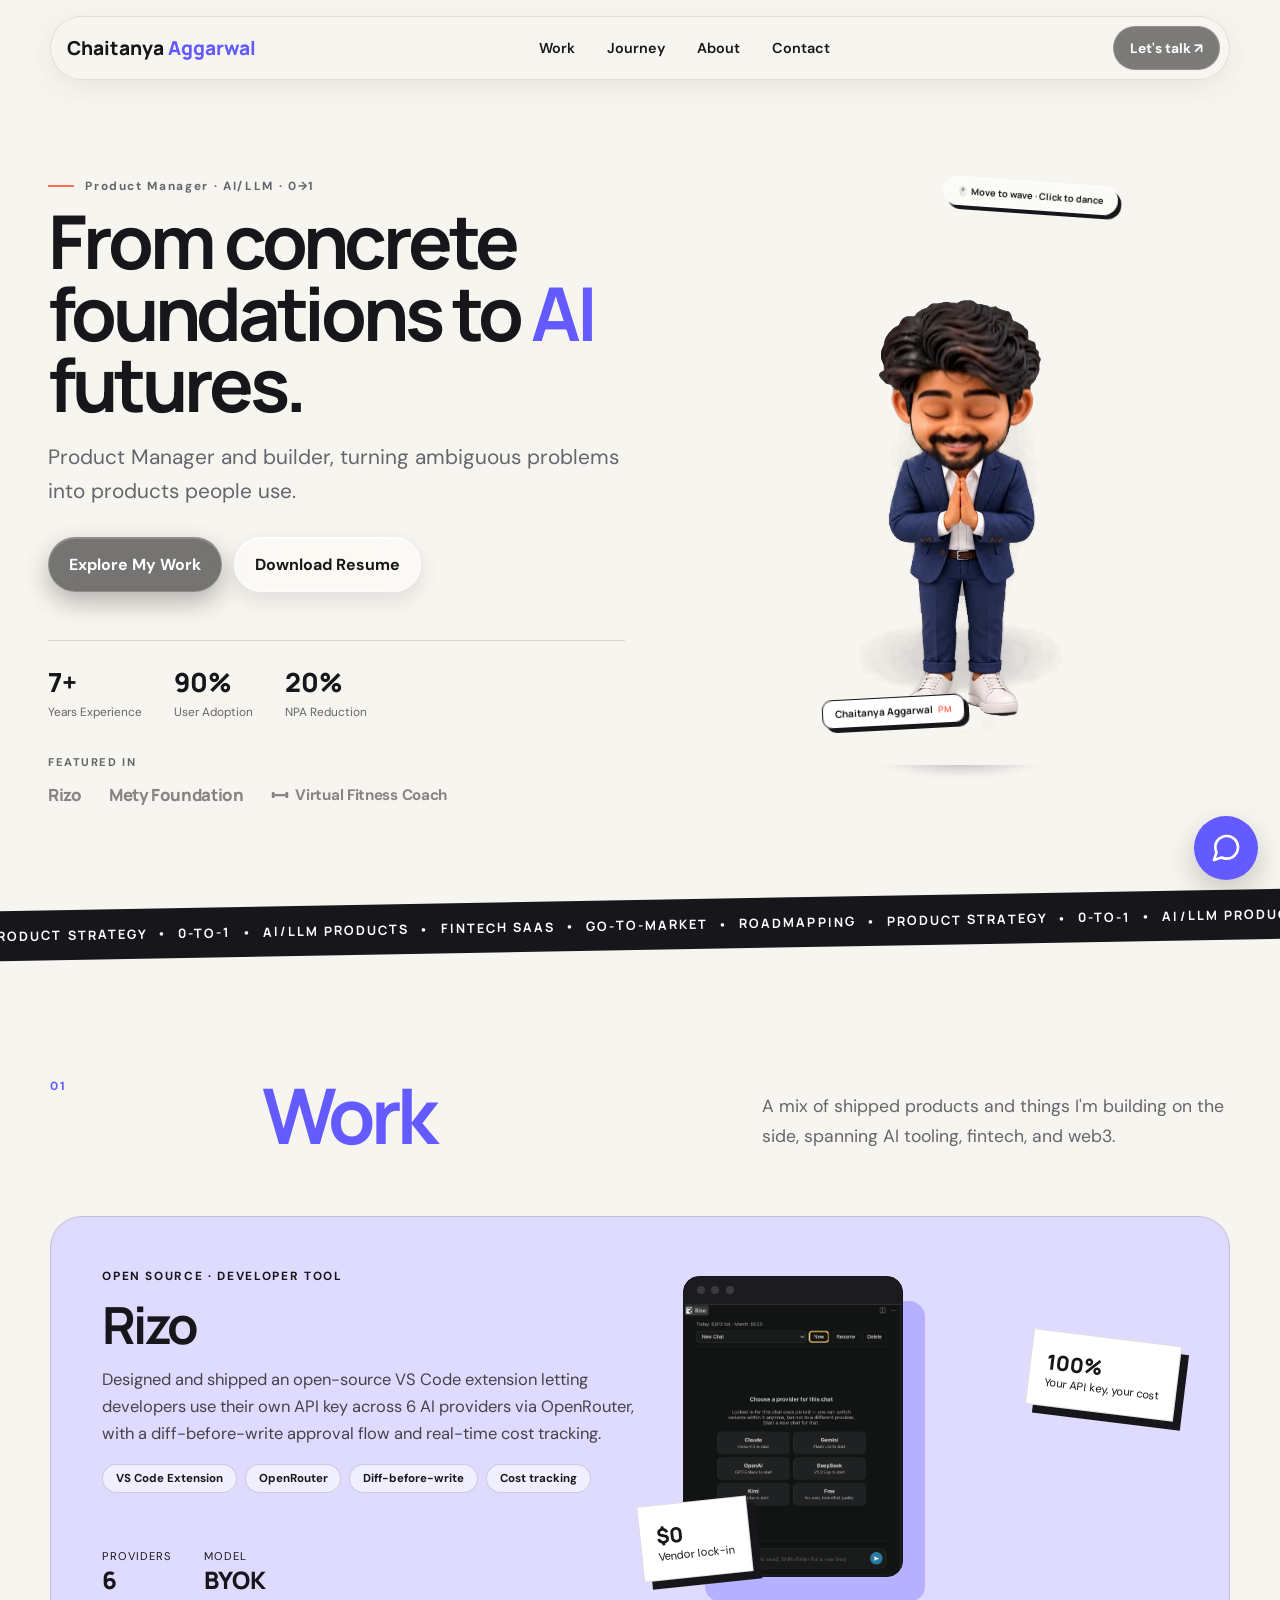
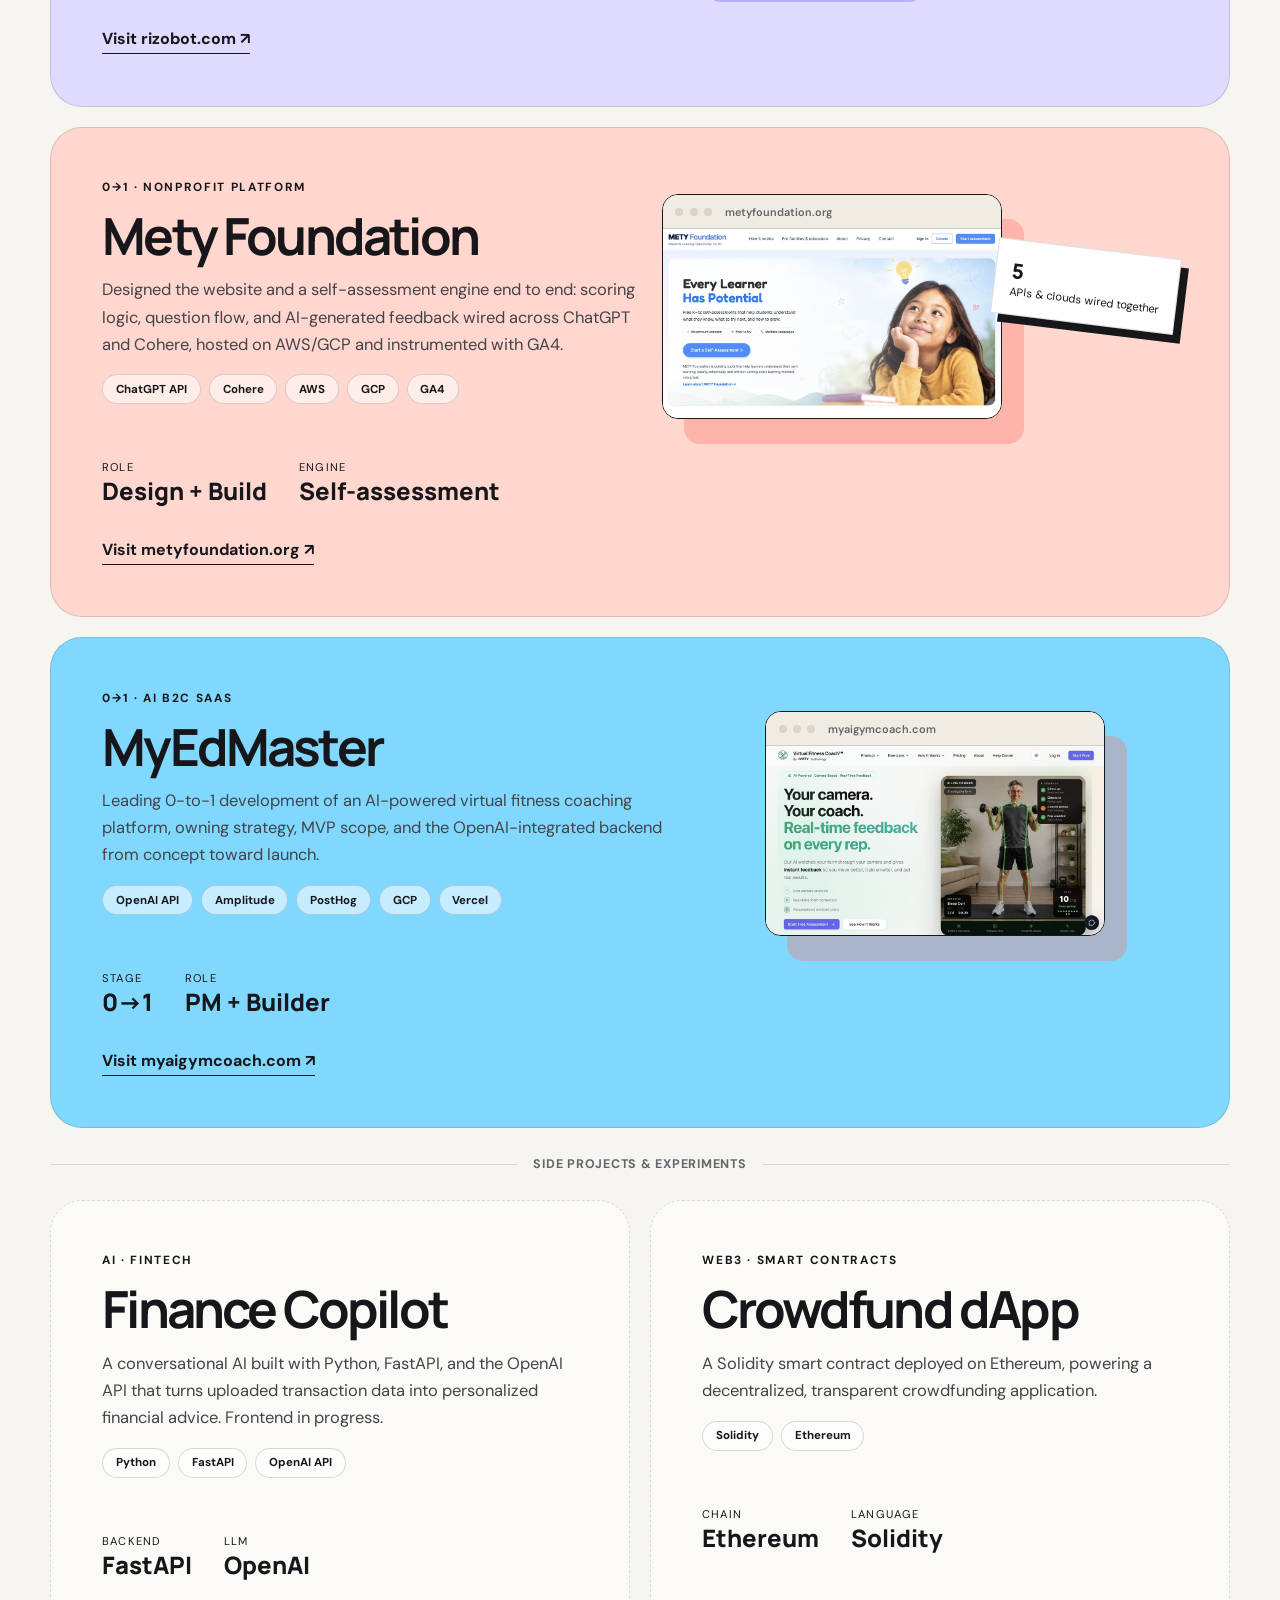
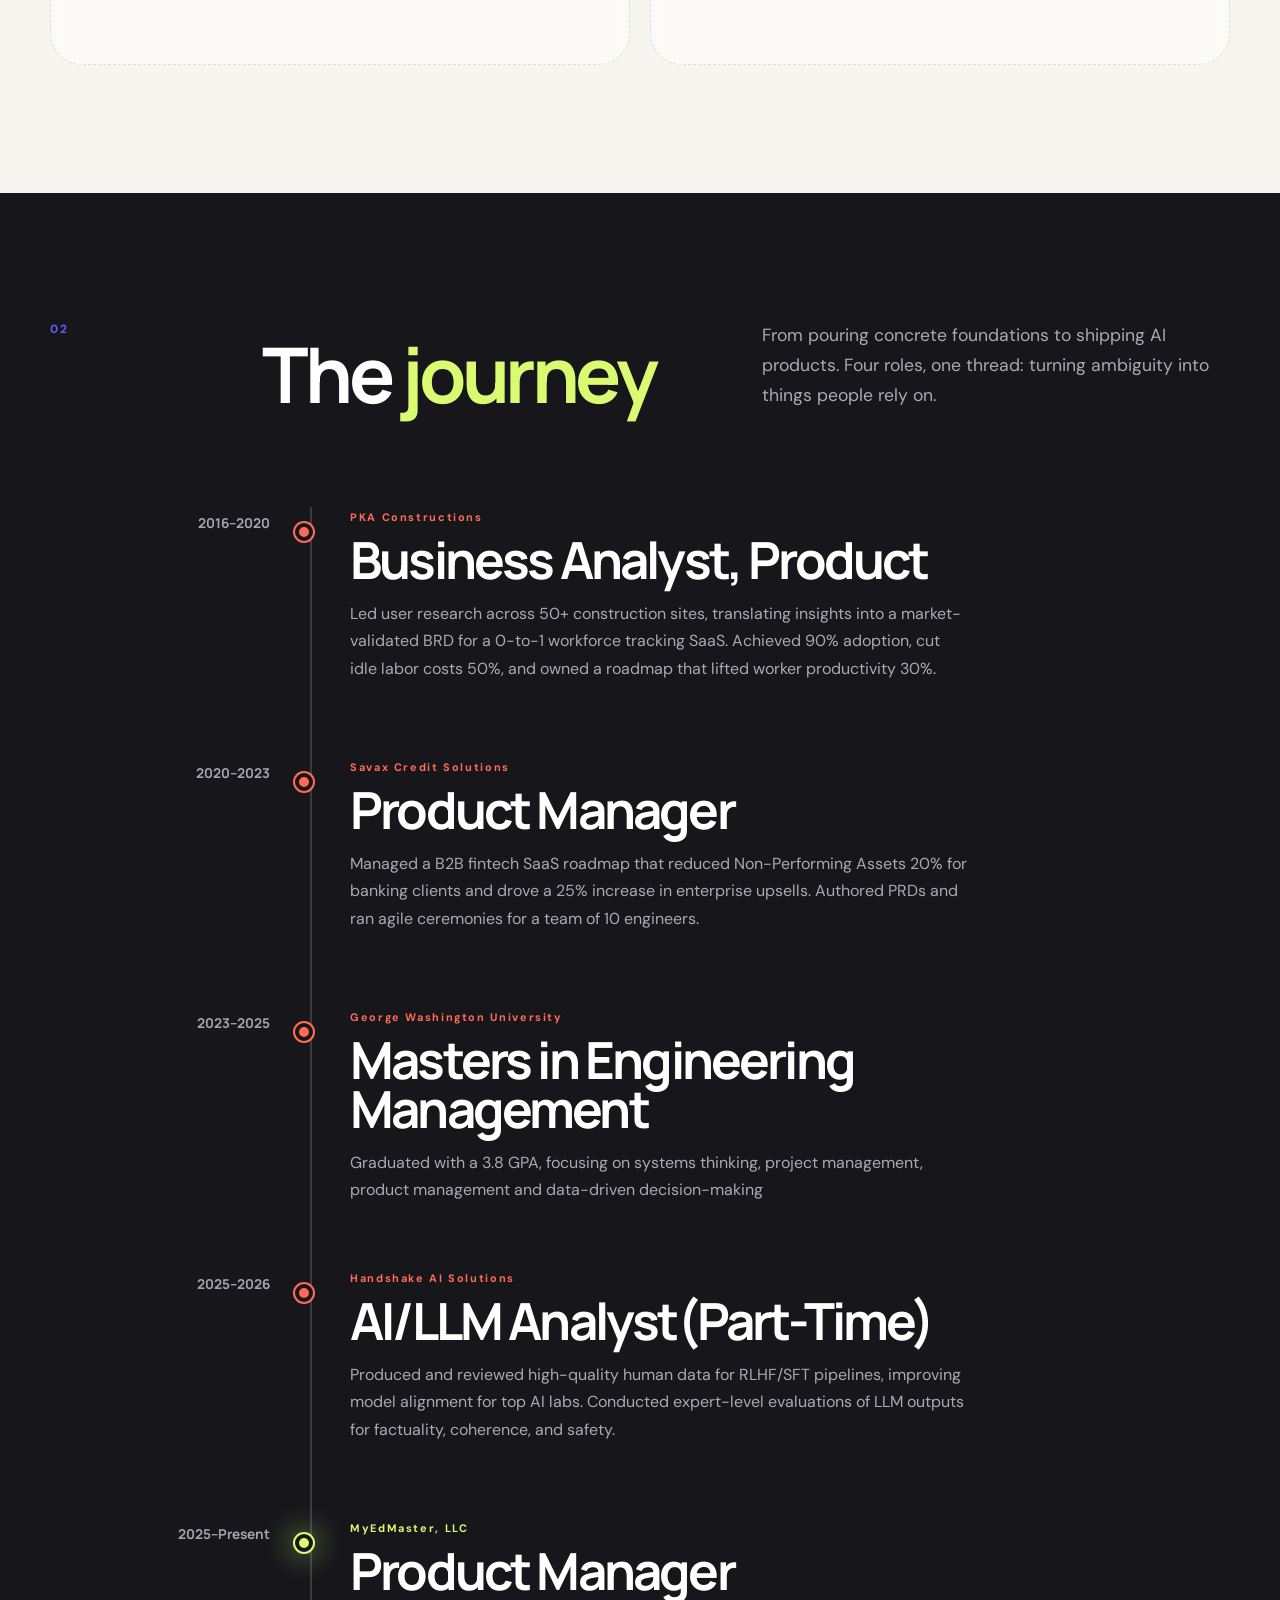
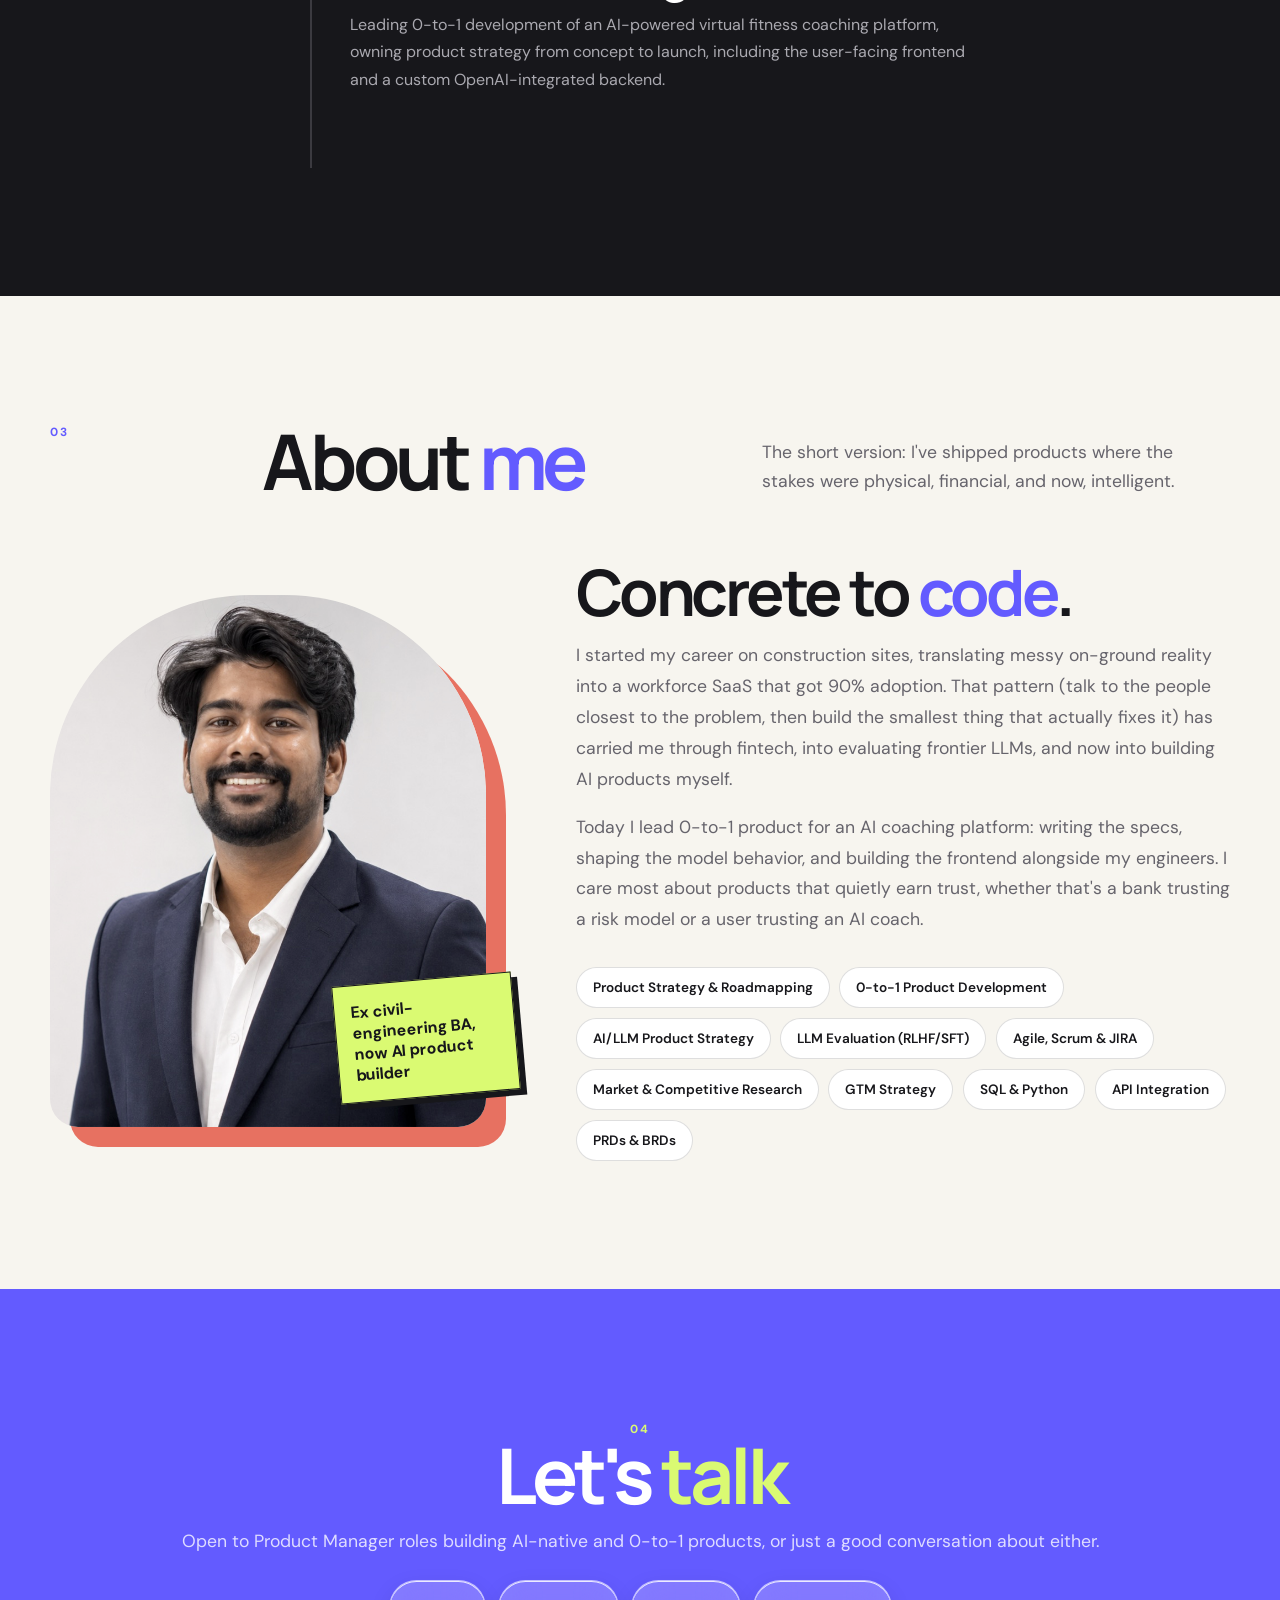
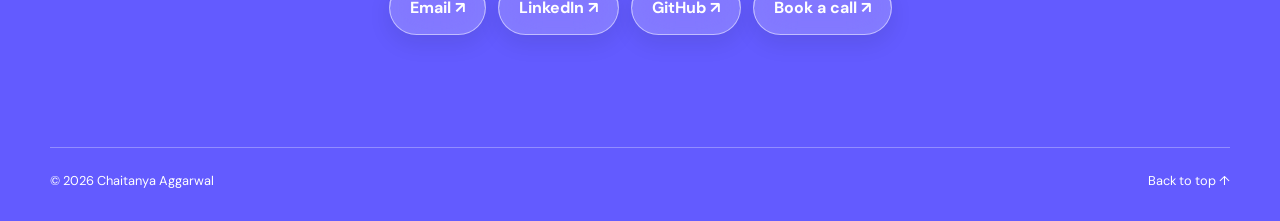
<file: index.html>
<!DOCTYPE html>
<html lang="en" class="no-js">
<head>
  <meta charset="utf-8">
  <meta name="viewport" content="width=device-width, initial-scale=1">
  <title>Chaitanya Aggarwal | Product Manager, AI-native products</title>
  <meta name="description" content="Product Manager with 7+ years leading AI-enabled, SaaS, fintech, and operational technology products from 0-to-1 through scale.">
  <meta property="og:type" content="website">
  <meta property="og:title" content="Chaitanya Aggarwal | Product Manager">
  <meta property="og:description" content="Product Manager with 7+ years leading AI-enabled, SaaS, fintech, and operational technology products from 0-to-1 through scale.">
  <meta property="og:image" content="assets/photo.jpg">
  <meta property="og:url" content="https://chaitanyaaggarwal.com">
  <meta name="twitter:card" content="summary">
  <link rel="icon" href="data:image/svg+xml,%3Csvg xmlns='http://www.w3.org/2000/svg' viewBox='0 0 100 100'%3E%3Crect width='100' height='100' rx='24' fill='%23635bff'/%3E%3Ctext x='50' y='68' font-size='52' font-family='sans-serif' font-weight='800' fill='%23fff' text-anchor='middle'%3ECA%3C/text%3E%3C/svg%3E">
  <link rel="preconnect" href="https://fonts.googleapis.com">
  <link rel="stylesheet" href="css/main.css">
  <script>document.documentElement.className = "js";</script>

  <!-- Google tag (gtag.js) -->
  <script async src="https://www.googletagmanager.com/gtag/js?id=G-TGH0EWDTE4"></script>
  <script>
    window.dataLayer = window.dataLayer || [];
    function gtag(){dataLayer.push(arguments);}
    gtag('js', new Date());
    gtag('config', 'G-TGH0EWDTE4');
  </script>
</head>
<body>

  <a class="skip-link" href="#main">Skip to content</a>

  <header class="site-header" id="top">
    <a class="logo" href="#top">Chaitanya<span> Aggarwal</span></a>
    <nav aria-label="Primary">
      <a href="#work">Work</a>
      <a href="#journey">Journey</a>
      <a href="#about">About</a>
      <a href="#contact">Contact</a>
    </nav>
    <a class="header-cta" href="https://calendly.com/chaitanyaaggarwal9/30min" target="_blank" rel="noopener">Let's talk <span aria-hidden="true">↗</span></a>
    <button class="hamburger" id="hamburger" aria-label="Open menu" aria-expanded="false" aria-controls="mobile-nav">
      <span></span><span></span><span></span>
    </button>
    <nav id="mobile-nav" aria-label="Mobile">
      <a href="#work">Work</a>
      <a href="#journey">Journey</a>
      <a href="#about">About</a>
      <a href="#contact">Contact</a>
      <a href="https://calendly.com/chaitanyaaggarwal9/30min" target="_blank" rel="noopener">Let's talk ↗</a>
    </nav>
  </header>

  <main id="main">

    <section class="hero">
      <div>
        <p class="kicker"><span></span> Product Manager · AI/LLM · 0→1</p>
        <h1>From concrete foundations to <em>AI</em> futures.</h1>
        <p class="hero-text">Product Manager and builder, turning ambiguous problems into products people use.</p>
        <div class="hero-actions">
          <a class="button button-dark" href="#work">Explore My Work</a>
          <a class="button button-light" href="assets/Chaitanya_Aggarwal_Resume.pdf" target="_blank" rel="noopener">Download Resume</a>
        </div>
        <ul class="proof">
          <li><strong>7+</strong><span>Years Experience</span></li>
          <li><strong>90%</strong><span>User Adoption</span></li>
          <li><strong>20%</strong><span>NPA Reduction</span></li>
        </ul>
        <div class="featured-in">
          <span class="featured-in-label">Featured in</span>
          <div class="featured-in-logos">
            <span class="featured-logo">Rizo</span>
            <span class="featured-logo">Mety Foundation</span>
            <span class="featured-logo featured-logo-icon"><svg viewBox="0 0 24 24" fill="currentColor"><rect x="1" y="8" width="4" height="8" rx="1.5"/><rect x="19" y="8" width="4" height="8" rx="1.5"/><rect x="5" y="10.5" width="14" height="3" rx="1"/></svg>Virtual Fitness Coach</span>
          </div>
        </div>
      </div>
      <div class="hero-visual">
        <div class="avatar-frame">
          <div class="avatar-mask">
            <div class="avatar-stage" id="avatar-stage" role="img" tabindex="0" aria-label="Animated 3D avatar of Chaitanya Aggarwal — waves hello as you move your mouse, dances if you click it">
              <video class="avatar-layer is-visible" id="avatar-idle-video" poster="Public/images/avatar-namaste-hq.png" muted playsinline autoplay loop></video>
              <video class="avatar-layer" id="avatar-gesture-video" muted playsinline></video>
            </div>
          </div>
          <div class="avatar-tag">Chaitanya Aggarwal<span>PM</span></div>
          <div class="hero-hint" id="hero-hint" aria-hidden="true">🖱️ Move to wave · Click to dance</div>
        </div>
      </div>
    </section>

    <div class="marquee" aria-hidden="true">
      <div>PRODUCT STRATEGY&nbsp;&nbsp;•&nbsp;&nbsp;0-TO-1&nbsp;&nbsp;•&nbsp;&nbsp;AI/LLM PRODUCTS&nbsp;&nbsp;•&nbsp;&nbsp;FINTECH SAAS&nbsp;&nbsp;•&nbsp;&nbsp;GO-TO-MARKET&nbsp;&nbsp;•&nbsp;&nbsp;ROADMAPPING&nbsp;&nbsp;•&nbsp;&nbsp;PRODUCT STRATEGY&nbsp;&nbsp;•&nbsp;&nbsp;0-TO-1&nbsp;&nbsp;•&nbsp;&nbsp;AI/LLM PRODUCTS&nbsp;&nbsp;•&nbsp;&nbsp;FINTECH SAAS&nbsp;&nbsp;•&nbsp;&nbsp;GO-TO-MARKET&nbsp;&nbsp;•&nbsp;&nbsp;ROADMAPPING&nbsp;&nbsp;•&nbsp;&nbsp;</div>
    </div>

    <section id="work" class="section">
      <div class="section-intro">
        <span class="section-number">01</span>
        <h2><em>Work</em></h2>
        <p>A mix of shipped products and things I'm building on the side, spanning AI tooling, fintech, and web3.</p>
      </div>

      <div class="projects">
        <div class="project project-violet reveal">
          <div class="project-copy">
            <p class="project-tag">OPEN SOURCE · DEVELOPER TOOL</p>
            <h3>Rizo</h3>
            <p>Designed and shipped an open-source VS Code extension letting developers use their own API key across 6 AI providers via OpenRouter, with a diff-before-write approval flow and real-time cost tracking.</p>
            <ul class="stack">
              <li>VS Code Extension</li>
              <li>OpenRouter</li>
              <li>Diff-before-write</li>
              <li>Cost tracking</li>
            </ul>
            <dl>
              <div><dt>Providers</dt><dd>6</dd></div>
              <div><dt>Model</dt><dd>BYOK</dd></div>
            </dl>
            <a href="https://rizobot.com" target="_blank" rel="noopener">Visit rizobot.com ↗</a>
          </div>
          <div class="project-art">
            <div class="app-shot">
              <div class="browser-bar"><span></span><span></span><span></span></div>
              <img src="Public/images/Rizo-chat.png" alt="Rizo VS Code extension: choose a provider for a new chat" loading="lazy">
            </div>
            <div class="float-stat stat-one"><b>$0</b><span>Vendor lock-in</span></div>
            <div class="float-stat stat-two"><b>100%</b><span>Your API key, your cost</span></div>
          </div>
        </div>

        <div class="project project-coral reveal">
          <div class="project-copy">
            <p class="project-tag">0→1 · NONPROFIT PLATFORM</p>
            <h3>Mety Foundation</h3>
            <p>Designed the website and a self-assessment engine end to end: scoring logic, question flow, and AI-generated feedback wired across ChatGPT and Cohere, hosted on AWS/GCP and instrumented with GA4.</p>
            <ul class="stack">
              <li>ChatGPT API</li>
              <li>Cohere</li>
              <li>AWS</li>
              <li>GCP</li>
              <li>GA4</li>
            </ul>
            <dl>
              <div><dt>Role</dt><dd>Design + Build</dd></div>
              <div><dt>Engine</dt><dd>Self-assessment</dd></div>
            </dl>
            <a href="https://www.metyfoundation.org/" target="_blank" rel="noopener">Visit metyfoundation.org ↗</a>
          </div>
          <div class="project-art">
            <div class="browser-mock">
              <div class="browser-bar"><span></span><span></span><span></span><em>metyfoundation.org</em></div>
              <img src="Public/images/METY-SS-crop.jpg" alt="Mety Foundation homepage: Every Learner Has Potential" loading="lazy">
            </div>
            <div class="float-stat stat-two"><b>5</b><span>APIs &amp; clouds wired together</span></div>
          </div>
        </div>

        <div class="project project-blue reveal">
          <div class="project-copy">
            <p class="project-tag">0→1 · AI B2C SAAS</p>
            <h3>MyEdMaster</h3>
            <p>Leading 0-to-1 development of an AI-powered virtual fitness coaching platform, owning strategy, MVP scope, and the OpenAI-integrated backend from concept toward launch.</p>
            <ul class="stack">
              <li>OpenAI API</li>
              <li>Amplitude</li>
              <li>PostHog</li>
              <li>GCP</li>
              <li>Vercel</li>
            </ul>
            <dl>
              <div><dt>Stage</dt><dd>0→1</dd></div>
              <div><dt>Role</dt><dd>PM + Builder</dd></div>
            </dl>
            <a href="https://www.myaigymcoach.com/" target="_blank" rel="noopener">Visit myaigymcoach.com ↗</a>
          </div>
          <div class="project-art">
            <div class="browser-mock">
              <div class="browser-bar"><span></span><span></span><span></span><em>myaigymcoach.com</em></div>
              <img src="Public/images/AI-GYM-crop.jpg" alt="MyEdMaster virtual fitness coach: real-time AI form feedback" loading="lazy">
            </div>
          </div>
        </div>

        <div class="section-divider"><span>Side projects &amp; experiments</span></div>

        <div class="project-pair">
          <div class="project project-sand reveal">
            <div class="project-copy">
              <p class="project-tag">AI · FINTECH</p>
              <h3>Finance Copilot</h3>
              <p>A conversational AI built with Python, FastAPI, and the OpenAI API that turns uploaded transaction data into personalized financial advice. Frontend in progress.</p>
              <ul class="stack">
                <li>Python</li>
                <li>FastAPI</li>
                <li>OpenAI API</li>
              </ul>
              <dl>
                <div><dt>Backend</dt><dd>FastAPI</dd></div>
                <div><dt>LLM</dt><dd>OpenAI</dd></div>
              </dl>
            </div>
          </div>
          <div class="project project-sand reveal">
            <div class="project-copy">
              <p class="project-tag">WEB3 · SMART CONTRACTS</p>
              <h3>Crowdfund dApp</h3>
              <p>A Solidity smart contract deployed on Ethereum, powering a decentralized, transparent crowdfunding application.</p>
              <ul class="stack">
                <li>Solidity</li>
                <li>Ethereum</li>
              </ul>
              <dl>
                <div><dt>Chain</dt><dd>Ethereum</dd></div>
                <div><dt>Language</dt><dd>Solidity</dd></div>
              </dl>
            </div>
          </div>
        </div>
      </div>
    </section>

    <section id="journey" class="section journey">
      <div class="section-intro">
        <span class="section-number">02</span>
        <h2>The <em>journey</em></h2>
        <p>From pouring concrete foundations to shipping AI products. Four roles, one thread: turning ambiguity into things people rely on.</p>
      </div>

      <div class="timeline">
        <div class="timeline-progress" id="timeline-progress"><span></span></div>

        <div class="milestone reveal">
          <time>2016–2020</time>
          <span class="timeline-dot"></span>
          <div>
            <p>PKA Constructions</p>
            <h3>Business Analyst, Product</h3>
            <span>Led user research across 50+ construction sites, translating insights into a market-validated BRD for a 0-to-1 workforce tracking SaaS. Achieved 90% adoption, cut idle labor costs 50%, and owned a roadmap that lifted worker productivity 30%.</span>
          </div>
        </div>

        <div class="milestone reveal">
          <time>2020–2023</time>
          <span class="timeline-dot"></span>
          <div>
            <p>Savax Credit Solutions</p>
            <h3>Product Manager</h3>
            <span>Managed a B2B fintech SaaS roadmap that reduced Non-Performing Assets 20% for banking clients and drove a 25% increase in enterprise upsells. Authored PRDs and ran agile ceremonies for a team of 10 engineers.</span>
          </div>
        </div>
        
        <div class="milestone reveal">
          <time>2023–2025</time>
          <span class="timeline-dot"></span>
          <div>
            <p>George Washington University</p>
            <h3>Masters in Engineering Management</h3>
            <span> Graduated with a 3.8 GPA, focusing on systems thinking, project management, product management and data-driven decision-making </span>
          </div>
        </div>
        
        <div class="milestone reveal">
          <time>2025–2026</time>
          <span class="timeline-dot"></span>
          <div>
            <p>Handshake AI Solutions</p>
            <h3>AI/LLM Analyst(Part-Time)</h3>
            <span>Produced and reviewed high-quality human data for RLHF/SFT pipelines, improving model alignment for top AI labs. Conducted expert-level evaluations of LLM outputs for factuality, coherence, and safety.</span>
          </div>
        </div>

        <div class="milestone milestone-now reveal">
          <time>2025–Present</time>
          <span class="timeline-dot"></span>
          <div>
            <p>MyEdMaster, LLC</p>
            <h3>Product Manager</h3>
            <span>Leading 0-to-1 development of an AI-powered virtual fitness coaching platform, owning product strategy from concept to launch, including the user-facing frontend and a custom OpenAI-integrated backend.</span>
          </div>
        </div>
      </div>
    </section>

    <section id="about" class="section">
      <div class="section-intro">
        <span class="section-number">03</span>
        <h2>About <em>me</em></h2>
        <p>The short version: I've shipped products where the stakes were physical, financial, and now, intelligent.</p>
      </div>

      <div class="about reveal">
        <div class="about-photo">
          <img src="assets/photo.jpg" alt="Chaitanya Aggarwal">
          <span>Ex civil-engineering BA, now AI product builder</span>
        </div>
        <div class="about-copy">
          <h2>Concrete to <em>code</em>.</h2>
          <p>I started my career on construction sites, translating messy on-ground reality into a workforce SaaS that got 90% adoption. That pattern (talk to the people closest to the problem, then build the smallest thing that actually fixes it) has carried me through fintech, into evaluating frontier LLMs, and now into building AI products myself.</p>
          <p>Today I lead 0-to-1 product for an AI coaching platform: writing the specs, shaping the model behavior, and building the frontend alongside my engineers. I care most about products that quietly earn trust, whether that's a bank trusting a risk model or a user trusting an AI coach.</p>
          <div class="interest-list">
            <span>Product Strategy &amp; Roadmapping</span>
            <span>0-to-1 Product Development</span>
            <span>AI/LLM Product Strategy</span>
            <span>LLM Evaluation (RLHF/SFT)</span>
            <span>Agile, Scrum &amp; JIRA</span>
            <span>Market &amp; Competitive Research</span>
            <span>GTM Strategy</span>
            <span>SQL &amp; Python</span>
            <span>API Integration</span>
            <span>PRDs &amp; BRDs</span>
          </div>
        </div>
      </div>
    </section>

    <section id="contact" class="section contact">
      <span class="section-number">04</span>
      <h2>Let's <em>talk</em></h2>
      <p>Open to Product Manager roles building AI-native and 0-to-1 products, or just a good conversation about either.</p>
      <div class="contact-links">
        <a class="button button-light" href="mailto:chaitanyaaggarwal9@gmail.com">Email ↗</a>
        <a class="button button-light" href="https://linkedin.com/in/chaitanyaagg" target="_blank" rel="noopener">LinkedIn ↗</a>
        <a class="button button-light" href="https://github.com/chaitanyaaggarwal9" target="_blank" rel="noopener">GitHub ↗</a>
        <a class="button button-light" href="https://calendly.com/chaitanyaaggarwal9/30min" target="_blank" rel="noopener">Book a call ↗</a>
      </div>
      <footer>
        <span>&copy; <span id="year">2026</span> Chaitanya Aggarwal</span>
        <a href="#top">Back to top ↑</a>
      </footer>
    </section>

  </main>

  <div class="assistant">
    <button class="assistant-trigger" id="assistant-trigger" aria-expanded="false" aria-controls="assistant-panel" aria-label="Open chat assistant">
      <svg viewBox="0 0 24 24" fill="none" stroke="currentColor" stroke-width="2" stroke-linecap="round" stroke-linejoin="round"><path d="M21 11.5a8.38 8.38 0 0 1-.9 3.8 8.5 8.5 0 0 1-7.6 4.7 8.38 8.38 0 0 1-3.8-.9L3 21l1.9-5.7a8.38 8.38 0 0 1-.9-3.8 8.5 8.5 0 0 1 4.7-7.6 8.38 8.38 0 0 1 3.8-.9h.5a8.48 8.48 0 0 1 8 8v.5z"/></svg>
    </button>
    <div class="assistant-panel" id="assistant-panel" hidden>
      <div class="assistant-top">
        <div><strong>Ask about Chaitanya</strong><span>Quick answers, no waiting</span></div>
        <button id="assistant-close" aria-label="Close chat">×</button>
      </div>
      <div class="assistant-messages" id="assistant-messages">
        <div class="clip-mini" aria-hidden="true">💬</div>
        <p class="assistant-bubble">Hey! I'm a quick FAQ bot. Tap a question below, or email Chaitanya directly.</p>
      </div>
      <div class="quick-prompts" id="quick-prompts">
        <button type="button" data-q="experience">What's your experience?</button>
        <button type="button" data-q="building">What are you building now?</button>
        <button type="button" data-q="strengths">What are you great at?</button>
        <button type="button" data-q="contact">How do I reach you?</button>
      </div>
    </div>
  </div>

  <script src="js/main.js" defer></script>
</body>
</html>
</file>
<file: css/main.css>
@import url('https://fonts.googleapis.com/css2?family=DM+Sans:wght@400;500;600;700&family=Manrope:wght@500;600;700;800&display=swap');

:root{--paper:#f7f5ef;--ink:#17171b;--muted:#66646c;--violet:#635bff;--coral:#ff6b57;--lime:#dafa72;--blue:#80d8ff;--line:rgba(23,23,27,.14);--white:#fff;--shadow:0 22px 60px rgba(43,36,30,.14);--radius:32px;--display:"Manrope",sans-serif;--body:"DM Sans",sans-serif}
*{box-sizing:border-box}html{scroll-behavior:smooth}body{margin:0;background:var(--paper);color:var(--ink);font-family:var(--body);overflow-x:hidden}a{color:inherit;text-decoration:none}button{font:inherit;color:inherit}img{display:block;max-width:100%}.skip-link{position:fixed;left:1rem;top:-5rem;z-index:100;padding:.75rem 1rem;background:var(--ink);color:white;border-radius:10px}.skip-link:focus{top:1rem}
.site-header{position:fixed;z-index:50;top:1rem;left:50%;transform:translateX(-50%);width:min(1180px,calc(100% - 2rem));height:64px;padding:.5rem .55rem .5rem 1rem;display:flex;align-items:center;justify-content:space-between;border:1px solid rgba(23,23,27,.1);border-radius:999px;background:rgba(247,245,239,.83);backdrop-filter:blur(18px);box-shadow:0 8px 30px rgba(50,45,40,.08)}.logo{font:800 1.2rem var(--display)}.logo span,h1 em,h2 em{color:var(--violet);font-style:normal}.site-header nav{display:flex;gap:2rem;font-size:.9rem;font-weight:600}.site-header nav a{transition:color .2s}.site-header nav a:hover{color:var(--violet)}.header-cta{padding:.75rem 1rem;background:rgba(23,23,27,.55);backdrop-filter:blur(16px) saturate(180%);-webkit-backdrop-filter:blur(16px) saturate(180%);border:1px solid rgba(255,255,255,.18);color:white;border-radius:999px;font-size:.86rem;font-weight:700;transition:transform .2s}.header-cta:hover{transform:translateY(-2px)}#mobile-nav{display:none}
.hero{min-height:100vh;max-width:1280px;margin:auto;padding:9.5rem 3rem 5rem;display:grid;grid-template-columns:1.03fr .97fr;gap:4rem;align-items:center}.kicker,.section-number,.project-tag{font-size:.74rem;letter-spacing:.14em;font-weight:700}.kicker{display:flex;align-items:center;gap:.7rem;color:var(--muted)}.kicker span{width:26px;height:2px;background:var(--coral)}h1,h2,h3{font-family:var(--display);letter-spacing:-.055em;margin:0;line-height:.96}h1{font-size:clamp(3.2rem,5.8vw,5.8rem)}h2{font-size:clamp(3rem,6vw,6rem)}h3{font-size:clamp(2rem,4vw,4rem)}.hero-text{max-width:610px;color:var(--muted);font-size:clamp(1.05rem,1.7vw,1.3rem);line-height:1.65}.hero-actions,.contact-links{display:flex;flex-wrap:wrap;gap:.75rem;margin-top:1.8rem}.button{position:relative;display:inline-flex;justify-content:center;align-items:center;gap:1rem;padding:1rem 1.25rem;border-radius:999px;border:1px solid rgba(255,255,255,.6);font-weight:700;background:rgba(255,255,255,.38);backdrop-filter:blur(20px) saturate(180%);-webkit-backdrop-filter:blur(20px) saturate(180%);box-shadow:0 1px 0 rgba(255,255,255,.85) inset,0 8px 22px rgba(23,23,27,.1);transition:transform .2s,box-shadow .2s,background .2s}.button:hover{transform:translateY(-3px);box-shadow:0 1px 0 rgba(255,255,255,.9) inset,0 14px 30px rgba(23,23,27,.16)}.button-dark{background:rgba(23,23,27,.58);color:white;border-color:rgba(255,255,255,.18);box-shadow:0 1px 0 rgba(255,255,255,.2) inset,0 10px 26px rgba(0,0,0,.28)}.button-light{background:rgba(255,255,255,.45)}.proof{list-style:none;margin:3rem 0 0;padding:1.4rem 0 0;display:flex;gap:2rem;border-top:1px solid var(--line)}.proof li{display:grid;gap:.25rem}.proof strong{font:800 1.65rem var(--display)}.proof span{font-size:.74rem;color:var(--muted);white-space:nowrap}.featured-in{margin-top:2.2rem}.featured-in-label{display:block;font-size:.7rem;letter-spacing:.14em;font-weight:700;text-transform:uppercase;color:var(--muted);margin-bottom:.9rem}.featured-in-logos{display:flex;flex-wrap:wrap;align-items:center;gap:1.7rem}.featured-logo{font:800 1.05rem var(--display);letter-spacing:-.02em;color:var(--ink);opacity:.5}.featured-logo-icon{display:inline-flex;align-items:center;gap:.4rem;font:700 .95rem var(--body);opacity:.5}.featured-logo-icon svg{width:18px;height:18px;flex-shrink:0}
.hero-visual{position:relative;min-height:620px;perspective:1000px;display:flex;align-items:center;justify-content:center}.avatar-frame{position:relative;height:min(560px,62vh);perspective:900px;animation:avatar-float 3.6s ease-in-out infinite}.avatar-frame::after{content:'';position:absolute;z-index:0;left:50%;bottom:-2%;transform:translateX(-50%);width:52%;height:6%;background:radial-gradient(ellipse at center,rgba(23,23,27,.28),transparent 72%);filter:blur(3px)}.avatar-mask{position:relative;z-index:1;height:100%;aspect-ratio:560/996;overflow:hidden;background:var(--paper);transition:transform .2s ease-out;transform:perspective(900px) rotateX(0) rotateY(0) scale(1)}.avatar-stage{position:relative;width:100%;height:100%;cursor:pointer}.avatar-stage:focus-visible{outline:3px solid var(--violet);outline-offset:4px}.avatar-layer{position:absolute;inset:0;width:100%;height:100%;object-fit:contain;opacity:0;transition:opacity .35s ease;pointer-events:none}.avatar-layer.is-visible{opacity:1}@keyframes avatar-float{0%,100%{transform:translateY(0)}50%{transform:translateY(-8px)}}.avatar-tag{position:absolute;z-index:4;left:6%;bottom:7%;padding:.4rem .75rem;background:white;border:1px solid var(--ink);box-shadow:4px 4px 0 var(--ink);border-radius:10px;font:700 .62rem var(--display);transform:rotate(-3deg)}.avatar-tag span{color:var(--coral);margin-left:.3rem;font-size:.56rem}.hero-hint{position:absolute;z-index:4;right:0;top:-1.6rem;padding:.45rem .8rem;background:rgba(255,255,255,.55);backdrop-filter:blur(14px) saturate(180%);-webkit-backdrop-filter:blur(14px) saturate(180%);border:1px solid rgba(255,255,255,.7);box-shadow:4px 4px 0 var(--ink);border-radius:999px;font:700 .58rem var(--display);transform:rotate(4deg)}
.marquee{overflow:hidden;padding:1rem 0;background:var(--ink);color:white;white-space:nowrap;transform:rotate(-1deg);width:102%;margin-left:-1%}.marquee div{width:max-content;font:700 .8rem var(--display);letter-spacing:.16em;animation:marquee 28s linear infinite}@keyframes marquee{to{transform:translateX(-50%)}}
.section{padding:8rem max(2rem,calc((100vw - 1180px)/2))}.section-intro{display:grid;grid-template-columns:180px 1fr 1fr;gap:2rem;align-items:end;margin-bottom:4rem}.section-number{color:var(--violet);align-self:start}.section-intro>p:last-child{color:var(--muted);font-size:1.1rem;line-height:1.7;margin:0}.projects{display:grid;gap:1.25rem}.project{border:1px solid var(--line);border-radius:var(--radius);overflow:hidden;padding:clamp(1.5rem,4vw,3.5rem);min-height:450px}.project-violet{background:#dedbff;display:grid;grid-template-columns:1fr 1fr}.project-coral{background:#ffd7cf;display:grid;grid-template-columns:1fr 1fr}.project-lime{background:var(--lime)}.project-blue{background:var(--blue);display:grid;grid-template-columns:1.2fr .8fr;align-items:end}.project-sand{background:rgba(255,255,255,.5);border:1px dashed var(--line);backdrop-filter:blur(6px)}.project-pair{display:grid;grid-template-columns:1fr 1fr;gap:1.25rem}.stack{display:flex;flex-wrap:wrap;gap:.5rem;list-style:none;margin:0 0 1.5rem;padding:0}.stack li{padding:.4rem .8rem;border:1px solid rgba(23,23,27,.16);border-radius:999px;background:rgba(255,255,255,.55);font-size:.72rem;font-weight:700}.section-divider{display:flex;align-items:center;gap:1rem;margin:.5rem 0 .5rem;color:var(--muted);font-size:.78rem;font-weight:700;letter-spacing:.06em;text-transform:uppercase}.section-divider:before,.section-divider:after{content:"";flex:1;height:1px;background:var(--line)}.project-copy{position:relative;z-index:2;display:flex;flex-direction:column;align-items:flex-start}.project-tag{margin:0 0 1rem}.project-copy>p:not(.project-tag){max-width:570px;color:#44434a;line-height:1.65;font-size:1.03rem}.project dl{display:flex;gap:2rem;margin:2rem 0}.project dl div{display:grid}.project dt{font-size:.7rem;text-transform:uppercase;letter-spacing:.1em}.project dd{margin:0;font:800 1.5rem var(--display)}.project a{margin-top:auto;padding-bottom:.25rem;border-bottom:1px solid;font-weight:700}.project-art{position:relative;min-height:380px}.browser-mock{position:absolute;width:min(340px,94%);left:4%;top:4%;border:1px solid var(--ink);border-radius:16px;background:#faf9f5;box-shadow:22px 25px 0 rgba(255,107,87,.32);overflow:hidden}.browser-bar{display:flex;align-items:center;gap:.4rem;padding:.6rem .8rem;background:#efece4;border-bottom:1px solid var(--line)}.browser-bar span{width:8px;height:8px;border-radius:50%;background:#d8d5cc}.browser-bar em{margin-left:.4rem;font-style:normal;font-size:.68rem;color:var(--muted);font-weight:600}.browser-mock img{display:block;width:100%;height:auto}.app-shot{position:absolute;width:min(220px,72%);left:8%;top:2%;border:1px solid var(--ink);border-radius:16px;background:#0b0b0d;box-shadow:22px 25px 0 rgba(99,91,255,.34);overflow:hidden}.app-shot .browser-bar{background:#1c1c1f;border-bottom-color:rgba(255,255,255,.08)}.app-shot .browser-bar span{background:#3a3a3f}.app-shot img{display:block;width:100%;height:auto}.float-stat{position:absolute;z-index:2;padding:1rem;background:white;border:1px solid var(--line);box-shadow:8px 8px 0 var(--ink);transform:rotate(-6deg)}.float-stat b,.float-stat span{display:block}.float-stat b{font:800 1.3rem var(--display)}.float-stat span{font-size:.7rem}.stat-one{left:0;bottom:20%}.stat-two{right:0;top:18%;transform:rotate(7deg)}
.journey{background:var(--ink);color:white}.journey .section-intro>p:last-child{color:#aaa9b0}.journey h2 em{color:var(--lime)}.timeline{position:relative;max-width:980px;margin:0 auto;padding-top:2rem}.timeline-progress{position:absolute;left:160px;top:2rem;bottom:0;width:2px;background:#3b3a40}.timeline-progress span{display:block;width:100%;height:var(--timeline-progress,0%);background:linear-gradient(var(--coral),var(--lime));box-shadow:0 0 20px var(--lime)}.milestone{position:relative;display:grid;grid-template-columns:120px 30px 1fr;gap:25px;min-height:250px}.milestone time{font:700 .85rem var(--display);color:#a7a5ac;text-align:right;padding-top:.45rem}.timeline-dot{z-index:2;width:18px;height:18px;margin-top:.35rem;border-radius:50%;border:4px solid var(--ink);background:var(--coral);box-shadow:0 0 0 2px var(--coral)}.milestone>div:last-child{padding-bottom:4rem}.milestone p{margin:.2rem 0 .7rem;color:var(--coral);font-size:.68rem;letter-spacing:.15em;font-weight:700}.milestone h3{font-size:clamp(1.8rem,4vw,3.5rem)}.milestone span{display:block;max-width:620px;margin-top:1rem;color:#aaa9b0;line-height:1.7}.milestone-now .timeline-dot{background:var(--lime);box-shadow:0 0 0 2px var(--lime),0 0 30px var(--lime)}.milestone-now p{color:var(--lime)}
.about{display:grid;grid-template-columns:.8fr 1.2fr;gap:7vw;align-items:center}.about-photo{position:relative}.about-photo img{aspect-ratio:.82;object-fit:cover;object-position:top;border-radius:200px 200px 28px 28px;filter:saturate(.8);box-shadow:20px 20px 0 var(--coral)}.about-photo span{position:absolute;right:-30px;bottom:30px;max-width:180px;padding:1rem;background:var(--lime);border:1px solid var(--ink);box-shadow:6px 6px 0 var(--ink);font-weight:700;transform:rotate(-5deg)}.about-copy h2{font-size:clamp(2.8rem,5vw,5rem)}.about-copy>p:not(.section-number){font-size:1.1rem;line-height:1.75;color:var(--muted)}.interest-list{display:flex;flex-wrap:wrap;gap:.6rem;margin-top:2rem}.interest-list span{padding:.7rem 1rem;border:1px solid var(--line);border-radius:999px;background:white;font-size:.85rem;font-weight:600}
.contact{text-align:center;background:var(--violet);color:white;padding-bottom:2rem}.contact .section-number{color:var(--lime)}.contact h2 em{color:var(--lime)}.contact>p:not(.section-number){font-size:1.1rem;color:#dedcff}.contact-links{justify-content:center}.contact .button-light{background:rgba(255,255,255,.22);border-color:rgba(255,255,255,.5);color:white}.contact footer{display:flex;justify-content:space-between;margin-top:7rem;padding-top:1.5rem;border-top:1px solid rgba(255,255,255,.3);font-size:.8rem}
.assistant{position:fixed;z-index:60;right:22px;bottom:20px}.assistant-trigger{position:relative;width:64px;height:64px;border:0;border-radius:50%;background:var(--violet);color:var(--white);display:grid;place-items:center;box-shadow:0 12px 30px rgba(0,0,0,.2);cursor:pointer;transition:transform .2s}.assistant-trigger:hover{transform:scale(1.1)}.assistant-trigger svg{width:32px;height:32px}.assistant-panel{position:absolute;right:0;bottom:104px;width:min(360px,calc(100vw - 30px));padding:1rem;border:1px solid var(--ink);border-radius:22px;background:#fffdf7;box-shadow:12px 12px 0 var(--ink)}.assistant-panel[hidden]{display:none}.assistant-top{display:flex;align-items:center;justify-content:space-between;padding-bottom:.8rem;border-bottom:1px solid var(--line)}.assistant-top>div{display:grid}.assistant-top span{font-size:.7rem;color:var(--muted)}.assistant-top button{border:0;background:transparent;font-size:1.5rem;cursor:pointer}.assistant-messages{min-height:100px;padding:1rem 0;display:grid;grid-template-columns:30px 1fr;gap:.6rem;align-items:start}.clip-mini{display:grid;place-items:center;width:28px;height:28px;border-radius:50%;background:var(--lime)}.assistant-bubble{margin:0;padding:.8rem;background:#efede7;border-radius:5px 14px 14px 14px;font-size:.86rem;line-height:1.45}.speak-button{margin-left:36px;border:0;background:transparent;color:var(--violet);font-size:.76rem;font-weight:700;cursor:pointer}.quick-prompts{display:flex;flex-wrap:wrap;gap:.45rem;margin-top:1rem}.quick-prompts button{padding:.55rem .7rem;border:1px solid var(--line);border-radius:999px;background:white;font-size:.73rem;cursor:pointer}.quick-prompts button:hover{border-color:var(--violet);color:var(--violet)}
.reveal{opacity:0;transform:translateY(30px);transition:opacity .7s ease,transform .7s ease}.reveal.visible{opacity:1;transform:none}

.site-header .hamburger{display:none;flex-direction:column;justify-content:space-around;width:28px;height:22px;background:transparent;border:none;cursor:pointer;padding:0}.site-header .hamburger span{display:block;height:2px;width:100%;background:var(--ink);border-radius:2px;transition:all .3s ease-in-out}.site-header .hamburger.is-active span:nth-child(1){transform:rotate(45deg) translate(5px,5px)}.site-header .hamburger.is-active span:nth-child(2){opacity:0}.site-header .hamburger.is-active span:nth-child(3){transform:rotate(-45deg) translate(5px,-5px)}.site-header #mobile-nav.is-active{display:flex;flex-direction:column;position:absolute;top:100%;left:0;width:100%;background:var(--paper);border-top:1px solid var(--line);padding:1rem 0;box-shadow:0 8px 30px rgba(50,45,40,.08);border-radius:0 0 10px 10px}.site-header #mobile-nav a{padding:.8rem 1.5rem;width:100%;text-align:center}.site-header #mobile-nav a:hover{background:var(--violet);color:white}@media(max-width:900px){.site-header .hamburger{display:flex}.site-header nav{display:none}.hero{grid-template-columns:1fr;padding:8.5rem 1.5rem 4rem}.hero-visual{min-height:560px;max-width:620px;width:100%;margin:auto}.section{padding:6rem 1.5rem}.section-intro{grid-template-columns:1fr;gap:1rem}.project-violet,.project-coral,.project-blue,.about{grid-template-columns:1fr}.project-pair{grid-template-columns:1fr}.project-art{margin-top:2rem}.about-photo{max-width:440px}}
@media(max-width:480px){.header-cta{display:none}}
@media(max-width:600px){.site-header{height:58px}.header-cta{padding:.7rem}.hero{padding-top:7.5rem}.hero-visual{min-height:440px}.avatar-frame{height:min(380px,50vh)}.browser-mock{left:6%}.machine{width:240px}.orbit-b{inset:32px}.core{inset:78px}.label-learn{bottom:12%}.proof{gap:.7rem}.proof strong{font-size:1.35rem}.proof span{font-size:.68rem}.featured-in-logos{gap:1.1rem}.project{min-height:auto;border-radius:24px}.project dl{gap:1rem;flex-wrap:wrap}.project-art{min-height:340px}.timeline-progress{left:88px}.milestone{grid-template-columns:55px 20px 1fr;gap:13px;min-height:280px}.milestone time{font-size:.7rem}.about{gap:4rem}.about-photo span{right:-4px}.contact footer{gap:1rem}.assistant{right:12px;bottom:12px}.assistant-trigger{width:74px;height:74px}.clip-face{left:21px;top:8px}.assistant-panel{bottom:88px}.assistant-status{display:none}}
@media(prefers-reduced-motion:reduce){html{scroll-behavior:auto}*,*:before,*:after{animation-duration:.01ms!important;animation-iteration-count:1!important;transition-duration:.01ms!important}.reveal{opacity:1;transform:none}}
</file>
